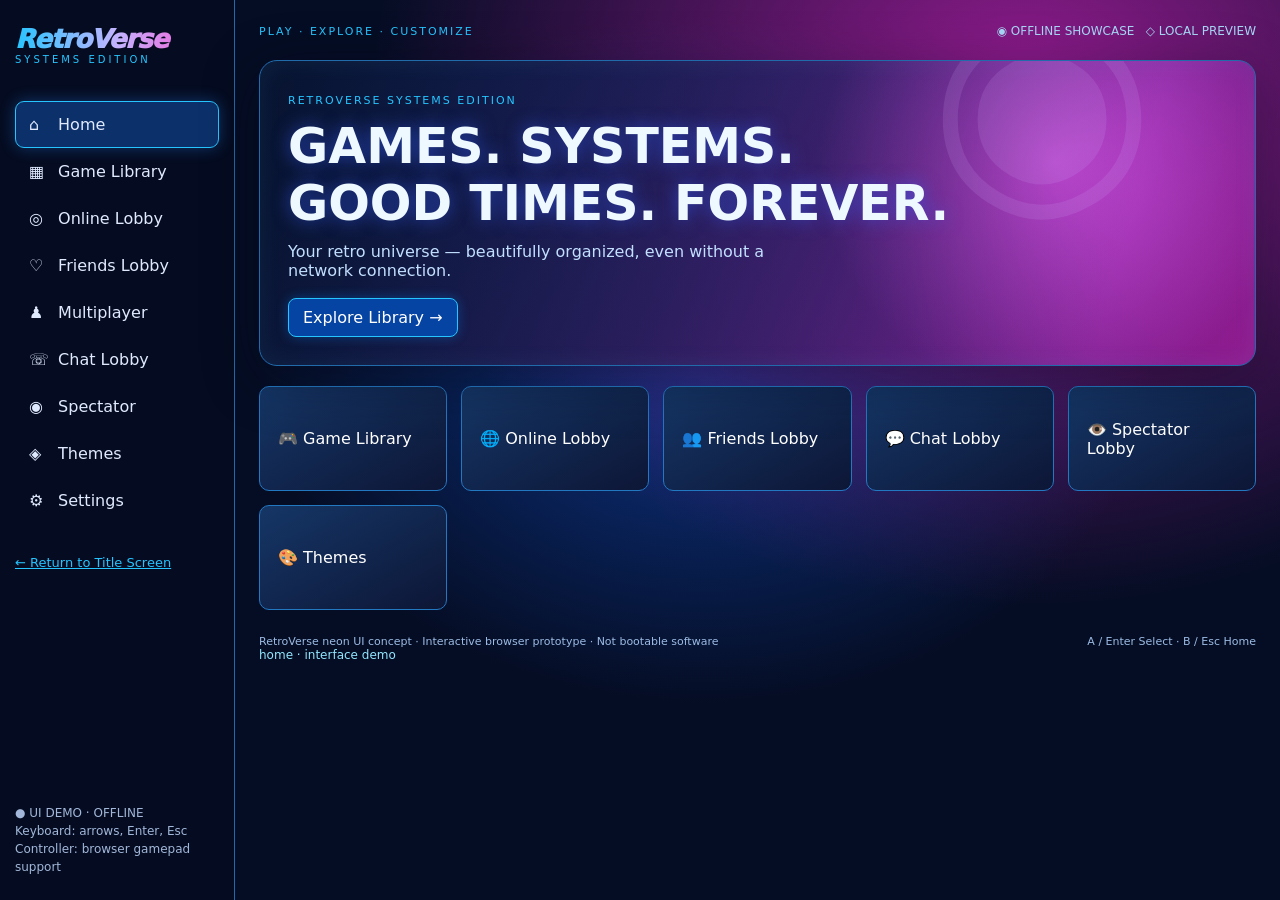
<file: interface/neon-showcase/index.html>
<!doctype html>
<html lang="en"><head><meta charset="utf-8"><meta name="viewport" content="width=device-width,initial-scale=1">
<title>RetroVerse · Neon Showcase (UI Prototype)</title>
<style>
:root{color-scheme:dark;--accent:#31c7ff;--pink:#f448d6;--ink:#080e27;--panel:#07132ddf;--line:#216bab;--bg1:#132d79;--bg2:#6c137c;font-family:Inter,Segoe UI,system-ui,sans-serif}
*{box-sizing:border-box}body{margin:0;color:#edf8ff;background:radial-gradient(ellipse at 80% 10%,var(--bg2),transparent 45%),radial-gradient(ellipse at 55% 40%,var(--bg1),transparent 45%),#050d24;min-height:100vh}
body[data-theme=classic]{--accent:#26c5ff;--pink:#ff4cce;--bg1:#0c3486;--bg2:#911b8f}
body[data-theme=cyber]{--accent:#32ffa4;--pink:#00deb8;--bg1:#073d39;--bg2:#063520}
body[data-theme=sunset]{--accent:#ffbb58;--pink:#fd527b;--bg1:#6d234b;--bg2:#c45828}
body[data-theme=forest]{--accent:#8bffa6;--pink:#bde78a;--bg1:#123f43;--bg2:#265a27}
body[data-theme=dark]{--accent:#b2c3df;--pink:#8b96af;--bg1:#1c2333;--bg2:#24202e}
body[data-theme=galaxy]{--accent:#82a8ff;--pink:#ad65ff;--bg1:#18286c;--bg2:#421782}
button,input,select{font:inherit}button{cursor:pointer}button:focus-visible,input:focus-visible,select:focus-visible{outline:3px solid #fff;outline-offset:3px}
.shell{display:grid;grid-template-columns:235px minmax(0,1fr);min-height:100vh}.rail{background:#050c21dd;border-right:1px solid var(--line);padding:24px 15px;display:flex;flex-direction:column;gap:12px}.logo{font-size:26px;font-style:italic;font-weight:950;letter-spacing:-1px;background:linear-gradient(90deg,var(--accent),#c3b3ff,var(--pink));color:transparent;background-clip:text}.subtitle{font-size:10px;letter-spacing:3px;color:var(--accent);margin-bottom:24px}.nav{width:100%;text-align:left;padding:13px;border:1px solid transparent;background:transparent;color:#e0eaff;border-radius:9px}.nav:hover,.nav.active{border-color:var(--accent);background:#155bbb77;box-shadow:0 0 15px #2a8bff55}.nav span{display:inline-block;width:24px}.footnote{margin-top:auto;color:#a2b7d9;font-size:12px;line-height:1.5}.stage{padding:24px;min-width:0}.top{display:flex;justify-content:space-between;align-items:center;gap:12px;margin-bottom:22px}.tag{font-size:11px;color:var(--accent);letter-spacing:2px}.status{font-size:12px;color:#a9d9f8}.banner{border:1px solid var(--line);border-radius:18px;padding:28px;min-height:185px;position:relative;overflow:hidden;background:linear-gradient(105deg,#08122ced 3%,transparent 85%),radial-gradient(circle at 80% 33%,#e85af6bb,transparent 29%),linear-gradient(120deg,var(--bg1),var(--bg2));box-shadow:inset 0 0 25px #54d8ff13,0 12px 55px #05081660;margin-bottom:20px}.banner:after{content:"◉";position:absolute;font-size:260px;right:10%;top:-115px;color:#cdb1ff22;pointer-events:none}.banner h1{margin:10px 0;font-size:clamp(26px,4vw,49px);text-shadow:0 0 18px #355cf399}.banner p{margin:6px 0 18px;color:#c2dfff;max-width:510px}.panel{border:1px solid #1f6cb5;background:var(--panel);border-radius:13px;padding:18px;box-shadow:0 0 18px #095ac533}.panel h2{font-size:16px;letter-spacing:1px;margin:0 0 14px;color:var(--accent)}.grid{display:grid;grid-template-columns:repeat(auto-fit,minmax(170px,1fr));gap:14px}.columns{display:grid;grid-template-columns:minmax(0,1.5fr) minmax(240px,1fr);gap:15px}.tile{border:1px solid #2378c2;background:linear-gradient(150deg,#153666,#0d1636);padding:18px;border-radius:10px;text-align:left;color:white;min-height:105px}.tile:hover{border-color:var(--accent);box-shadow:0 0 17px #1d9cfc66}.tile strong{display:block;font-size:18px;margin-top:8px}.tile small{color:#9cc4e5}.emoji{font-size:32px}.action{background:#0644a4;border:1px solid var(--accent);color:white;padding:9px 14px;border-radius:8px;box-shadow:0 0 12px #008cff55}.action.secondary{background:#351347;border-color:var(--pink)}.action:disabled{opacity:.45;cursor:not-allowed}.view[hidden]{display:none!important}.muted{color:#adc0d9}.table{width:100%;border-collapse:collapse}.table th{text-align:left;color:#83b8eb;font-size:11px;letter-spacing:1px}.table td,.table th{border-bottom:1px solid #23518a66;padding:12px 8px}.table tr:hover td{background:#20539255}.row{display:flex;align-items:center;gap:10px;flex-wrap:wrap;margin:12px 0}.pill{font-size:11px;border:1px solid var(--line);border-radius:40px;padding:4px 9px;color:#c2e8ff}.good{color:#58f7a6}.cards-list{display:grid;gap:10px}.person{display:flex;align-items:center;justify-content:space-between;gap:12px;border:1px solid #21548b;padding:13px;border-radius:9px;background:#071d42cc}.person strong{display:block}.person small{color:#aac6e8}.avatar{font-size:23px;background:#243668;border-radius:7px;padding:8px}.chatlog{height:310px;overflow:auto;border:1px solid #1f4984;border-radius:8px;padding:14px;background:#070f28}.chatlog p{margin:0 0 12px;font-size:14px}.chatlog b{color:var(--accent)}.chatlog p.me b{color:var(--pink)}.chatinput{display:flex;gap:10px;margin-top:12px}.chatinput input,.search,select{min-width:0;padding:10px;border:1px solid #2767b1;background:#07142e;color:#fff;border-radius:8px}.chatinput input{flex:1}.search{width:100%;max-width:300px}.preview{min-height:235px;border:1px solid #397ed6;border-radius:10px;background:radial-gradient(circle at 68% 30%,#b2adff,transparent 28%),linear-gradient(135deg,var(--bg1),var(--bg2));display:flex;align-items:center;justify-content:center;font-size:64px}.themes{display:grid;grid-template-columns:repeat(auto-fit,minmax(135px,1fr));gap:12px}.swatch{height:86px;border-radius:9px;margin-bottom:9px;border:1px solid #ffffff55}.theme-button[aria-pressed=true]{border-color:#fff;box-shadow:0 0 15px var(--accent)}.switchrow{display:flex;justify-content:space-between;gap:12px;border-bottom:1px solid #2d4f7b;padding:15px 0}.switchrow label{cursor:pointer}footer{font-size:11px;color:#9cbbe4;margin-top:25px;display:flex;justify-content:space-between;gap:12px}#notice{min-height:18px;color:#91e7ff;font-size:12px}@media(max-width:800px){.shell{grid-template-columns:1fr}.rail{padding:12px;gap:4px}.rail nav{display:flex;overflow-x:auto;gap:4px}.nav{white-space:nowrap;padding:10px}.subtitle,.footnote{display:none}.stage{padding:15px}.columns{grid-template-columns:1fr}.table td,.table th{padding:8px 4px;font-size:12px}}
 .rv-game-grid{display:grid;grid-template-columns:repeat(auto-fill,minmax(180px,1fr));list-style:none;padding:0;gap:14px}.rv-game-card{display:flex;flex-direction:column;gap:8px;border:1px solid var(--line);border-radius:10px;background:var(--panel);padding:12px;min-width:0}.rv-game-card img{width:100%;aspect-ratio:3/4;object-fit:contain}.rv-game-card strong,.rv-game-card small{display:block;overflow-wrap:anywhere}.rv-game-card small{color:#9cbde3}.rv-game-card p{font-size:12px}</style></head><body data-theme="classic">
<div class="shell"><aside class="rail"><div><div class="logo">RetroVerse</div><div class="subtitle">SYSTEMS EDITION</div></div><nav aria-label="RetroVerse navigation">
<button class="nav active" data-view="home"><span>⌂</span> Home</button>
<button class="nav" data-view="library"><span>▦</span> Game Library</button>
<button class="nav" data-view="online"><span>◎</span> Online Lobby</button>
<button class="nav" data-view="friends"><span>♡</span> Friends Lobby</button>
<button class="nav" data-view="multiplayer"><span>♟</span> Multiplayer</button>
<button class="nav" data-view="chat"><span>☏</span> Chat Lobby</button>
<button class="nav" data-view="spectator"><span>◉</span> Spectator</button>
<button class="nav" data-view="themes"><span>◈</span> Themes</button>
<button class="nav" data-view="settings"><span>⚙</span> Settings</button></nav>
<p><a href="../title-screen/index.html" style="color:var(--accent);font-size:13px">← Return to Title Screen</a></p><div class="footnote">● UI DEMO · OFFLINE<br>Keyboard: arrows, Enter, Esc<br>Controller: browser gamepad support</div></aside>
<main class="stage"><div class="top"><span class="tag">PLAY · EXPLORE · CUSTOMIZE</span><span class="status">◉ OFFLINE SHOWCASE &nbsp; ◇ LOCAL PREVIEW</span></div>
<section class="view" id="home"><div class="banner"><span class="tag">RETROVERSE SYSTEMS EDITION</span><h1>GAMES. SYSTEMS.<br>GOOD TIMES. FOREVER.</h1><p>Your retro universe — beautifully organized, even without a network connection.</p><button class="action" data-open="library">Explore Library →</button></div><div class="grid" id="quick"></div></section>
<section class="view" id="library" hidden><div class="banner"><span class="tag">YOUR COLLECTION</span><h1>GAME LIBRARY</h1><p>Organize games across classic console generations.</p></div><div class="panel"><div class="row"><input class="search" id="game-search" placeholder="Filter systems…" aria-label="Filter systems"><span class="pill">DEMO · no ROMs indexed</span></div><div class="grid" id="systems"></div><div class="panel"><h2>LOCAL LIBRARY INDEX</h2><p class="muted">Import a JSON index created by the read-only RetroVerse scanner. No game data is uploaded or launched.</p><div class="row"><label for="drive-select">Removable ROM folder</label><select id="drive-select" aria-label="Choose removable game folder"><option value="">No drive selected</option></select><button class="action" type="button" id="refresh-drives">Find drives</button><button class="action" type="button" id="scan-drive">Scan selected drive</button></div><p class="muted" id="drive-status">Drive discovery is available only through the opt-in local RetroVerse service.</p><input id="library-import" type="file" accept=".json,application/json" aria-label="Import local library JSON"><div id="library-results" role="status">No local library index loaded.</div><ul id="library-games" class="rv-game-grid"></ul><p class="muted">Optional offline metadata: import a game catalog JSON containing titles, descriptions, years, and embedded cover images. Files stay in this browser.</p><input id="library-metadata" type="file" accept=".json,application/json" aria-label="Import offline game metadata"></div></div></section>
<section class="view" id="online" hidden><div class="banner"><span class="tag">CONNECT ACROSS WORLDS</span><h1>ONLINE LOBBY</h1><p>Browse public, private and friends rooms. Listed rooms below are fictional examples.</p></div><div class="panel"><div class="row"><a class="action" href="http://127.0.0.1:8768/netplay" style="text-decoration:none" title="Requires the local Netplay UI server">RetroArch: Host / Join / Spectate ↗</a><span class="pill">LOCAL BACKEND REQUIRED</span></div><div class="row"><input class="search" id="room-search" placeholder="Search demo rooms…" aria-label="Search rooms"><button class="action" id="create-room">Create demo room</button><span class="pill">NO LIVE SERVER</span></div><table class="table"><thead><tr><th>ROOM</th><th>GAME</th><th>PLAYERS</th><th>TYPE</th><th></th></tr></thead><tbody id="rooms"></tbody></table></div></section>
<section class="view" id="friends" hidden><div class="banner"><span class="tag">PLAY TOGETHER</span><h1>FRIENDS LOBBY</h1><p>Invite players, view profiles and find a session. Example friends are not real accounts.</p></div><div class="columns"><div class="panel"><h2>FRIENDS · DEMO DATA</h2><div id="friends-list" class="cards-list"></div></div><div class="panel"><h2>FRIEND REQUESTS</h2><p class="muted">Requests will appear after account services are implemented.</p><button class="action" data-open="chat">Open Chat →</button></div></div></section>
<section class="view" id="multiplayer" hidden><div class="banner"><span class="tag">READY · SET · PLAY</span><h1>MULTIPLAYER ROOM</h1><p>A sample room with host settings, player slots and embedded lobby chat.</p></div><div class="columns"><div class="panel"><h2>DEMO ROOM · NEON RIVALS</h2><div id="players" class="cards-list"></div><div class="row"><button class="action" id="ready">Ready Up</button><button class="action secondary" id="invite">Invite Friends</button></div><p id="ready-state" class="muted">You are not ready. No real match can be started.</p></div><div class="panel"><h2>MATCH SETTINGS</h2><div class="preview">🏎️</div><div class="switchrow"><span>Mode</span><strong>Race · Demo</strong></div><div class="switchrow"><span>Region</span><strong>Local Preview</strong></div><div class="switchrow"><span>Rollback netcode</span><strong>Planned · Not active</strong></div><button class="action" disabled>Start Match (Unavailable)</button></div></div></section>
<section class="view" id="chat" hidden><div class="banner"><span class="tag">MAKE FRIENDS · SHARE THE FUN</span><h1>CHAT LOBBY</h1><p>Local demonstration of a channel-based chat interface. Messages are not transmitted.</p></div><div class="columns"><div class="panel"><div class="row" id="channels"></div><div class="chatlog" id="chatlog" aria-label="Local demo messages" aria-live="polite"></div><form class="chatinput" id="chat-form"><input id="chat-message" maxlength="240" placeholder="Write a local demo message…" aria-label="Chat message"><button class="action" type="submit">Send</button></form></div><div class="panel"><h2>ONLINE MEMBERS · EXAMPLES</h2><div id="chat-members"></div><p class="muted">Voice chat and real-time channels require a future backend.</p></div></div></section>
<section class="view" id="spectator" hidden><div class="banner"><span class="tag">WATCH THE ACTION</span><h1>SPECTATOR LOBBY</h1><p>Live match discovery concept — all matches and viewer counts shown are fictional.</p></div><div class="columns"><div class="panel"><h2>FEATURED MATCH · DEMO</h2><div class="preview">⚔️</div><h3>Raiken vs KuroZero</h3><p class="muted">Fighting game · spectator mode pending development</p><button class="action" disabled>Watch Live (Unavailable)</button></div><div class="panel"><h2>FEATURED ROOMS</h2><div class="cards-list" id="watch-rooms"></div></div></div></section>
<section class="view" id="themes" hidden><div class="banner"><span class="tag">MAKE IT YOURS</span><h1>THEMES & CUSTOMIZATION</h1><p>Choose a working visual palette. These theme colors apply to the preview immediately.</p></div><div class="panel"><h2>SELECT YOUR THEME</h2><div class="themes" id="themes-grid"></div></div></section>
<section class="view" id="settings" hidden><div class="banner"><span class="tag">SYSTEM PREFERENCES</span><h1>SETTINGS</h1><p>Interface-only options. No changes are made to hardware, storage or bootloader.</p></div><div class="panel"><h2>PREVIEW OPTIONS</h2><div class="switchrow"><label for="compact">Compact layout</label><input type="checkbox" id="compact"></div><div class="switchrow"><span>Game scanning</span><strong>Not connected</strong></div><div class="switchrow"><span>Account and online services</span><strong>Not connected</strong></div><div class="switchrow"><span>Controller detection</span><strong id="pad-status">Keyboard available</strong></div><div class="switchrow"><span>RetroVerse external boot</span><strong>Not verified</strong></div></div></section>
<footer><span>RetroVerse neon UI concept · Interactive browser prototype · Not bootable software</span><span>A / Enter Select · B / Esc Home</span></footer><div id="notice" role="status" aria-live="polite"></div>
</main></div><script>
(()=>{"use strict";const views=[...document.querySelectorAll(".view")];const nav=[...document.querySelectorAll(".nav")];let current="home",ready=false,channel="General";const $=s=>document.querySelector(s);const note=t=>{$("#notice").textContent=t};const offlineViews=new Set(["online","friends","multiplayer","chat","spectator"]);function open(v){if(offlineViews.has(v)){note("RetroVerse Online requires an account and internet. This preview is running offline; these lobby panels are demos only.");return}if(!document.getElementById(v)||!views.some(x=>x.id===v))return;current=v;views.forEach(x=>x.hidden=x.id!==v);nav.forEach(x=>{const yes=x.dataset.view===v;x.classList.toggle("active",yes);x.setAttribute("aria-current",yes?"page":"false")});note(v+" · interface demo")};function el(tag,text,cls){const n=document.createElement(tag);if(cls)n.className=cls;n.textContent=text;return n};document.addEventListener("click",e=>{const btn=e.target.closest("[data-view],[data-open]");if(btn)open(btn.dataset.view||btn.dataset.open)});const quick=[["🎮","Game Library","library"],["🌐","Online Lobby","online"],["👥","Friends Lobby","friends"],["💬","Chat Lobby","chat"],["👁️","Spectator Lobby","spectator"],["🎨","Themes","themes"]];for(const [ico,t,v]of quick){let b=el("button",ico+" "+t,"tile");b.dataset.open=v;$("#quick").append(b)}const systems=["NES","SNES","Nintendo 64","GameCube","Wii","PlayStation","PS2","PS3","Genesis","Dreamcast","Arcade","PSP"];function renderSystems(){const root=$("#systems");root.replaceChildren();for(const s of systems.filter(x=>x.toLowerCase().includes($("#game-search").value.toLowerCase()))){const b=el("button","🎮 "+s,"tile");b.addEventListener("click",()=>note(s+" library · ROM scanning not implemented"));root.append(b)}}$("#game-search").addEventListener("input",renderSystems);renderSystems();const samples=[["Arcade Night","Retro Fighters","3/4","Public"],["Co-op Adventure","Platform Quest","2/4","Friends"],["Racing Rivals","Neon Racers","4/6","Public"],["Puzzle Hour","Block Galaxy","2/2","Private"]];function renderRooms(){const root=$("#rooms");root.replaceChildren();samples.filter(x=>x.join(" ").toLowerCase().includes($("#room-search").value.toLowerCase())).forEach(x=>{const tr=document.createElement("tr");for(const t of x)tr.append(el("td",t));const td=document.createElement("td"),b=el("button","Preview","action");b.addEventListener("click",()=>{open("multiplayer");note("Sample room only — no network session joined")});td.append(b);tr.append(td);root.append(tr)})}$("#room-search").addEventListener("input",renderRooms);$("#create-room").addEventListener("click",()=>{samples.push(["My Demo Room","Choose Game","1/4","Private"]);renderRooms();note("Created locally for this page only")});renderRooms();const friends=[["NovaRider","Online · Sample account"],["PixelLuna","Playing · Sample account"],["RetroSage","Away · Sample account"],["8BitMochi","Offline · Sample account"]];for(const [name,detail]of friends){const wrap=el("div","","person"),id=el("div","👾 "+name+" — "+detail),b=el("button","Message","action");b.addEventListener("click",()=>{open("chat");note("Messages are local UI examples only")});wrap.append(id,b);$("#friends-list").append(wrap)}for(const n of ["Host: You","PixelLuna · Ready","RetroSage · Ready","Open slot"]){$("#players").append(el("div",n,"person"))}$("#ready").addEventListener("click",()=>{ready=!ready;$("#ready").textContent=ready?"Cancel Ready":"Ready Up";$("#ready-state").textContent=ready?"You are ready · demo only":"You are not ready · demo only"});$("#invite").addEventListener("click",()=>open("friends"));const channels=["General","Matchmaking","Co-op","Game Talk"];const messages={General:[["NovaRider","Welcome to RetroVerse!"],["PixelLuna","What are you playing tonight?"]],Matchmaking:[["RetroSage","Looking for a co-op party!"]],"Co-op":[["NovaRider","Co-op room is open."]],"Game Talk":[["PixelLuna","Classic games forever!"]]};function renderChat(){const log=$("#chatlog");log.replaceChildren();for(const [author,msg]of messages[channel]){const p=el("p","");p.className=author==="You"?"me":"";p.append(el("b",author+": "),document.createTextNode(msg));log.append(p)}log.scrollTop=log.scrollHeight}for(const c of channels){const b=el("button","# "+c,"action");b.addEventListener("click",()=>{channel=c;renderChat()});$("#channels").append(b)}$("#chat-form").addEventListener("submit",e=>{e.preventDefault();const i=$("#chat-message"),txt=i.value.trim();if(!txt)return;messages[channel].push(["You",txt]);i.value="";renderChat();note("Message exists only in this browser session")});renderChat();for(const [name]of friends)$("#chat-members").append(el("p","🟢 "+name,"muted"));for(const name of ["Neon Finals · Demo","Retro Grand Prix · Demo","Arcade Challenge · Demo"])$("#watch-rooms").append(el("div",name,"person"));const themeDefs=[["classic","Classic Retro","#1261bf","#e449de"],["cyber","Cyber Grid","#164f39","#1be2a8"],["sunset","Sunset Vibes","#a03365","#ffae41"],["forest","Forest Calm","#164d47","#7fd482"],["dark","Dark Mode","#161d36","#6d7187"],["galaxy","Space Galaxy","#263da4","#7d34bf"]];for(const [key,label,a,b]of themeDefs){const btn=el("button",label,"tile theme-button"),sw=el("div","","swatch");sw.style.background="linear-gradient(130deg,"+a+","+b+")";btn.prepend(sw);btn.addEventListener("click",()=>{document.body.dataset.theme=key;document.querySelectorAll(".theme-button").forEach(x=>x.setAttribute("aria-pressed",String(x===btn)));note("Theme: "+label)});btn.setAttribute("aria-pressed",String(key==="classic"));$("#themes-grid").append(btn)}$("#compact").addEventListener("change",e=>document.querySelector(".stage").style.padding=e.target.checked?"12px":"24px");function controls(){return [...document.querySelectorAll(".nav,.view:not([hidden]) button:not(:disabled),.view:not([hidden]) input")].filter(x=>x.offsetParent!==null)}function move(delta){const a=controls(),idx=a.indexOf(document.activeElement);a[(idx+delta+a.length)%a.length]?.focus()}document.addEventListener("keydown",e=>{if(e.target.matches("input")){if(e.key==="Escape"){e.target.blur();open("home")}return}if(["ArrowDown","ArrowRight","ArrowUp","ArrowLeft"].includes(e.key)){e.preventDefault();move(["ArrowUp","ArrowLeft"].includes(e.key)?-1:1)}else if(e.key==="Escape"){open("home");$(".nav").focus()}});let was={};function padLoop(){const pads=navigator.getGamepads?.()||[];const pad=[...pads].find(Boolean);$("#pad-status").textContent=pad?"Controller connected: "+pad.id.substring(0,45):"Keyboard available";if(pad){const pressed=i=>!!pad.buttons[i]?.pressed;const map={up:pressed(12),down:pressed(13),left:pressed(14),right:pressed(15),a:pressed(0),b:pressed(1)};for(const [k,on]of Object.entries(map)){if(on&&!was[k]){if(k==="a")document.activeElement?.click();else if(k==="b")open("home");else move(["up","left"].includes(k)?-1:1)}}was=map}else was={};requestAnimationFrame(padLoop)}requestAnimationFrame(padLoop);open("home")})();
</script><script src="./library_cards.js"></script><script>
(()=>{'use strict';const input=document.getElementById('library-import'),status=document.getElementById('library-results'),list=document.getElementById('library-games');let currentGames=[],catalog={};const metadataInput=document.getElementById('library-metadata');
function displayGames(games){currentGames=games.slice(0,5000);RetroVerseLibraryCards.render(list,currentGames.map(game=>({...game,...(catalog[game.relative_path]||{})})));}
metadataInput.addEventListener('change',async()=>{const file=metadataInput.files?.[0];if(!file)return;if(file.size>2000000){status.textContent='Metadata exceeds 2 MB limit';return}try{const payload=JSON.parse(await file.text());if(payload.format!=='retroverse-metadata-v1'||!Array.isArray(payload.entries)||payload.entries.length>5000)throw Error('Invalid metadata catalog');const next={};for(const entry of payload.entries){if(typeof entry.relative_path!=='string'||entry.relative_path.length>500||entry.relative_path.startsWith('/')||entry.relative_path.includes('..'))throw Error('Invalid relative path');next[entry.relative_path]={...(typeof entry.title==="string"&&entry.title?{title:entry.title}:{}),...(typeof entry.description==="string"?{description:entry.description}:{}),...(Number.isInteger(entry.year)?{year:entry.year}:{}),...(typeof entry.cover==="string"?{cover:entry.cover}:{})}}catalog=next;displayGames(currentGames);status.textContent='Offline metadata loaded for '+Object.keys(catalog).length+' entries'}catch(e){status.textContent='Metadata error: '+e.message}});
const driveSelect=document.getElementById('drive-select'),driveStatus=document.getElementById('drive-status');
async function findDrives(){if(location.protocol==='file:')return;try{const r=await fetch('/api/drives',{cache:'no-store'});if(!r.ok)throw Error('Drive service unavailable');const data=await r.json();driveSelect.replaceChildren(new Option('No drive selected',''));for(const path of data.drives||[])driveSelect.add(new Option(path,path));driveStatus.textContent=data.selectable?'Choose a removable ROM folder, then explicitly select Scan.':'Drive selection is disabled on this service.'}catch(_){driveStatus.textContent='Drive detection is not available. You can import JSON manually.'}}
document.getElementById('refresh-drives').addEventListener('click',findDrives);
document.getElementById('scan-drive').addEventListener('click',async()=>{const path=driveSelect.value;if(!path){driveStatus.textContent='Select a removable folder first.';return}driveStatus.textContent='Scanning approved folder (read-only)…';try{const r=await fetch('/api/library?drive='+encodeURIComponent(path),{cache:'no-store'});if(!r.ok)throw Error('Folder no longer available or not approved');const data=await r.json();if(data.format!=='retroverse-library-v1'||!Array.isArray(data.games))throw Error('Invalid index');displayGames(data.games)status.textContent=data.games.length+' games found';driveStatus.textContent='Selected ROM folder scanned without changing game files.'}catch(e){driveStatus.textContent=e.message}});
findDrives();async function loadAutomatic(){if(location.protocol==='file:')return;try{const response=await fetch('/api/library',{cache:'no-store'});if(!response.ok)return;const data=await response.json();if(data.format!=='retroverse-library-v1'||!Array.isArray(data.games)||data.games.length>5000)return;displayGames(data.games)status.textContent=data.configured?data.games.length+' games discovered from configured ROM directory'+(data.truncated?' (limit reached)':''):'No removable-media directory configured.'}catch(_error){/* Manual import remains available when no local service exists. */}}loadAutomatic();input.addEventListener('change',async()=>{list.replaceChildren();const file=input.files?.[0];if(!file)return;if(file.size>2000000){status.textContent='Index exceeds 2 MB limit.';return}try{const data=JSON.parse(await file.text());if(data.format!=='retroverse-library-v1'||!Array.isArray(data.games)||data.games.length>5000)throw Error('Invalid library index');displayGames(data.games)status.textContent=data.games.length+' games loaded from local index (titles only, read-only).'}catch(e){list.replaceChildren();status.textContent='Unable to read index: '+e.message}})})();
</script></body></html>
</file>
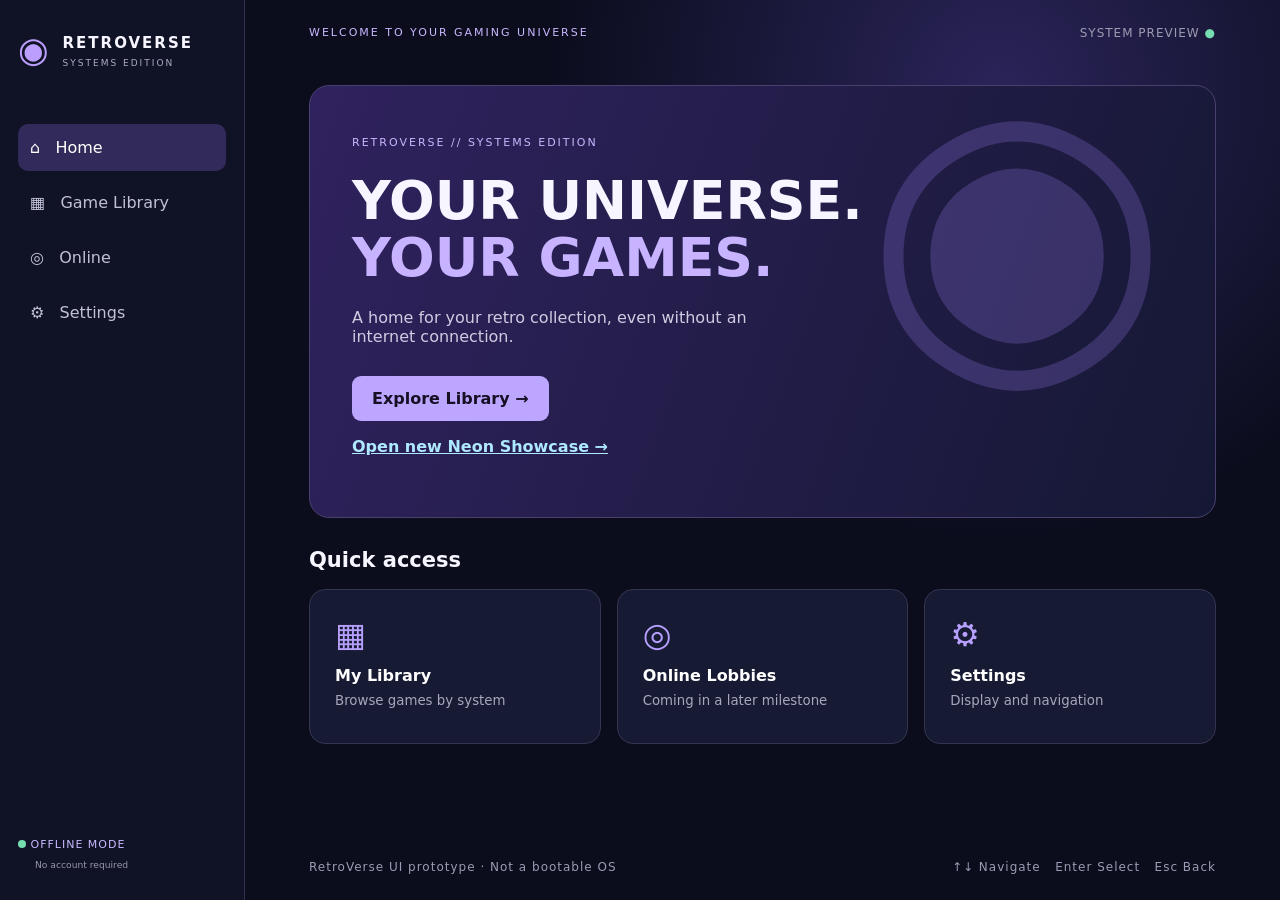
<file: interface/preview/index.html>
<!doctype html>
<html lang="en"><head><meta charset="utf-8"><meta name="viewport" content="width=device-width,initial-scale=1">
<title>RetroVerse Systems Edition · Interface Preview</title><link rel="stylesheet" href="styles.css"></head>
<body><div class="app"><aside class="side"><div class="brand"><span class="planet">◉</span><div><strong>RETROVERSE</strong><small>SYSTEMS EDITION</small></div></div>
<nav aria-label="Main navigation"><button class="nav active" data-view="home">⌂ &nbsp; Home</button><button class="nav" data-view="library">▦ &nbsp; Game Library</button><button class="nav" data-view="online">◎ &nbsp; Online</button><button class="nav" data-view="settings">⚙ &nbsp; Settings</button></nav>
<div class="bottom"><span class="status-dot"></span> OFFLINE MODE <small>No account required</small></div></aside>
<main><header><div class="eyebrow">WELCOME TO YOUR GAMING UNIVERSE</div><div class="header-right">SYSTEM PREVIEW <span aria-hidden="true">●</span></div></header>
<section class="page" id="home"><div class="hero"><span class="eyebrow">RETROVERSE // SYSTEMS EDITION</span><h1>YOUR UNIVERSE.<br><em>YOUR GAMES.</em></h1><p>A home for your retro collection, even without an internet connection.</p><button class="primary" data-open="library">Explore Library →</button><p><a href="../neon-showcase/index.html" style="color:#aee9ff;font-weight:700">Open new Neon Showcase →</a></p><div class="orbit">◉</div></div><h2>Quick access</h2><div class="cards"><button class="tile" data-open="library"><span class="tile-icon">▦</span><strong>My Library</strong><small>Browse games by system</small></button><button class="tile" data-open="online"><span class="tile-icon">◎</span><strong>Online Lobbies</strong><small>Coming in a later milestone</small></button><button class="tile" data-open="settings"><span class="tile-icon">⚙</span><strong>Settings</strong><small>Display and navigation</small></button></div></section>
<section class="page hidden" id="library"><h1>Game Library</h1><p class="muted">Your games will appear here after storage scanning is implemented.</p><div class="empty"><div class="big-icon">▦</div><h2>No games indexed yet</h2><p>Library scanning and RetroArch launching are not connected in this interface preview.</p><button class="primary" data-open="home">Back to Home</button></div></section>
<section class="page hidden" id="online"><h1>RetroVerse Online</h1><p class="muted">Offline mode always works without an account.</p><div class="cards"><div class="tile disabled"><span class="tile-icon">◉</span><strong>Public Lobby</strong><small>Not available in preview</small></div><div class="tile disabled"><span class="tile-icon">♡</span><strong>Friends Lobby</strong><small>Not available in preview</small></div><div class="tile disabled"><span class="tile-icon">◌</span><strong>Spectator Lobby</strong><small>Not available in preview</small></div><div class="tile disabled"><span class="tile-icon">✦</span><strong>Creator Lobby</strong><small>Not available in preview</small></div></div></section>
<section class="page hidden" id="settings"><h1>Settings</h1><p class="muted">Interface preview preferences (local to this page only).</p><div class="setting music-setting"><div><strong>Retro Music Shuffle</strong><small>Choose a soundtrack or shuffle all your locally selected music. Audio stays on this device.</small><div class="music-controls"><label for="music-soundtrack">Soundtrack</label><select id="music-soundtrack"><option value="all" selected>All Music</option><option value="mecha">Mecha Yokai</option><option value="cosmic">Cosmic Oblivion</option><option value="astral">Astral Visit</option><option value="off">Music Off</option></select><label><input type="checkbox" id="music-shuffle" checked> Shuffle tracks</label><label><input type="checkbox" id="music-continuous" checked> Continuous playback</label></div><div class="music-controls"><label for="music-files">Choose music files</label><input id="music-files" type="file" accept="audio/*,.mp3,.ogg,.wav,.flac,.m4a" multiple><button id="music-play" type="button" disabled>Play</button><button id="music-next" type="button" disabled>Next ⏭</button><label for="music-volume">Volume</label><input id="music-volume" type="range" min="0" max="100" value="35"></div><small id="music-status" role="status" aria-live="polite">Choose your own music files to begin.</small></div></div><div class="setting"><div><strong>High contrast</strong><small>Improve readability on televisions</small></div><label class="switch"><input type="checkbox" id="contrast"> Enable</label></div><div class="setting"><div><strong>Controllers</strong><small id="controller-status">No controller detected</small><div id="controller-list" aria-label="Detected gamepads"></div></div></div><div class="setting"><div><strong>Input support</strong><small>Keyboard arrows, Enter, Escape; gamepad D-pad/A/B when available</small></div><span>Preview</span></div></section>
<footer><span>RetroVerse UI prototype · Not a bootable OS</span><span>↑↓ Navigate &nbsp; Enter Select &nbsp; Esc Back</span></footer></main></div><div id="notice" role="status" aria-live="polite" class="sr"></div><script src="gamepad.js"></script><script src="controller-detection.js"></script><script src="music.js"></script><script src="music-ui.js"></script><script src="app.js"></script></body></html>
</file>
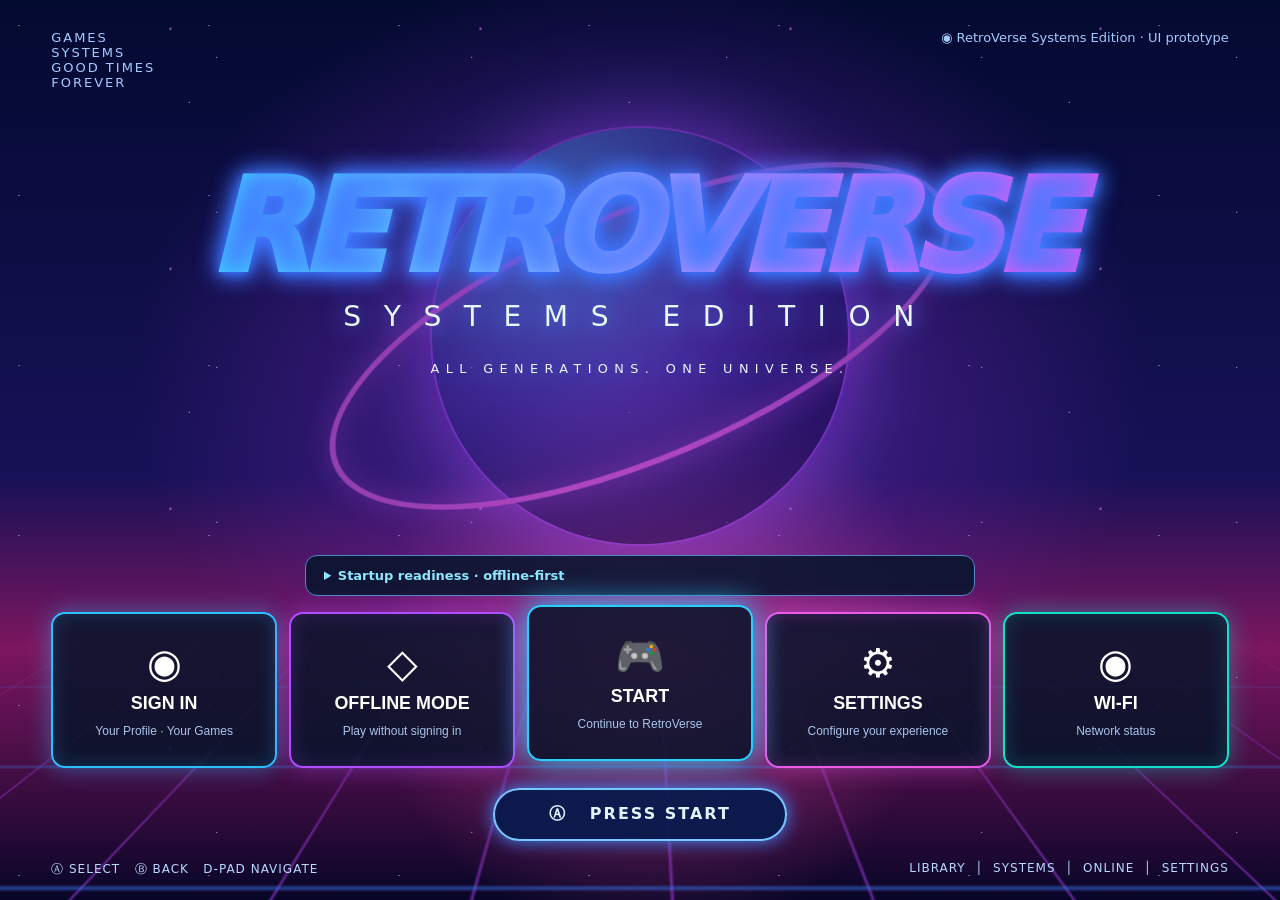
<file: interface/title-screen/index.html>
<!doctype html>
<html lang="en"><head><meta charset="utf-8"><meta name="viewport" content="width=device-width,initial-scale=1"><title>RetroVerse Systems Edition — Title Screen</title>
<style>
:root{font-family:system-ui,Segoe UI,sans-serif;color:#e8f7ff;background:#04051d}*{box-sizing:border-box}body{margin:0;min-height:100vh;overflow-x:hidden;background:radial-gradient(ellipse at 51% 73%,#ff56a56e 0%,transparent 31%),radial-gradient(ellipse at 50% 42%,#7729b7b0,transparent 56%),linear-gradient(#030a30 0%,#171157 53%,#7c165f 72%,#080528 100%)}body:before{content:'';pointer-events:none;position:fixed;inset:0;background-image:radial-gradient(1px 1px at 10% 15%,#d9f1ff,transparent),radial-gradient(2px 2px at 55% 12%,#da75ff,transparent),radial-gradient(1px 1px at 85% 37%,#d9efff,transparent),radial-gradient(1px 1px at 43% 33%,#fcf4ff,transparent);background-size:190px 170px,310px 240px,255px 155px,440px 310px;opacity:.76}.world{position:absolute;top:14%;left:50%;width:min(43vw,420px);aspect-ratio:1;border-radius:50%;transform:translateX(-50%);border:2px solid #a74eff;box-shadow:0 0 70px #a545ff,0 0 140px #3aa4ff55;opacity:.47;background:radial-gradient(circle at 30% 22%,#4bafff,#36329e 45%,#110b4e 75%)}.world:after{content:'';position:absolute;inset:20% -30%;border:6px solid #ff6afa;border-radius:50%;transform:rotate(-23deg);filter:drop-shadow(0 0 12px #dc56ff)}.grid{position:fixed;inset:70% 0 0;transform:perspective(330px) rotateX(45deg) scale(1.7);transform-origin:top;background:linear-gradient(#3b7cff8a 1px,transparent 1px),linear-gradient(90deg,#bd43ff8a 1px,transparent 1px);background-size:65px 40px;mask-image:linear-gradient(transparent,#000 50%);pointer-events:none}.shell{position:relative;z-index:1;max-width:1500px;min-height:100vh;padding:30px 4vw 22px;margin:auto;display:flex;flex-direction:column;justify-content:space-between}.topbar{display:flex;justify-content:space-between;gap:20px;font-size:13px;letter-spacing:2px;color:#a5ccff}.topbar .online{letter-spacing:0}.brand{text-align:center;margin:auto 0 18vh;text-shadow:0 0 24px #447bff}.brand h1{font-weight:1000;letter-spacing:-.06em;font-size:clamp(55px,10vw,150px);font-style:italic;line-height:1;margin:0;background:linear-gradient(100deg,#19e8ff,#76baff 39%,#fa6aff 70%,#ec3ce8);color:transparent;background-clip:text;filter:drop-shadow(0 2px 5px #326dfd)}.brand h2{font-weight:400;letter-spacing:.8em;font-size:clamp(12px,2.2vw,29px);margin:8px 0}.brand p{letter-spacing:.5em;font-size:clamp(10px,1vw,16px);margin-top:28px}.menu{display:grid;grid-template-columns:repeat(5,minmax(0,1fr));gap:12px}.tile{min-height:156px;padding:17px 7px;border:2px solid var(--tile);border-radius:14px;background:#06152ad9;color:white;box-shadow:0 0 24px color-mix(in srgb,var(--tile),transparent 55%),inset 0 0 20px color-mix(in srgb,var(--tile),transparent 80%);cursor:pointer;display:flex;align-items:center;flex-direction:column;justify-content:center;gap:10px;text-align:center;text-decoration:none}.tile .ico{font-size:40px;line-height:1}.tile strong{font-size:clamp(13px,1.4vw,19px)}.tile small{font-size:12px;color:#aac5eb}.tile:hover,.tile:focus-visible,.tile.selected{transform:translateY(-7px);box-shadow:0 0 30px var(--tile);outline:none}.action{display:flex;justify-content:center;margin:20px 0}.action button{font:inherit;font-weight:750;letter-spacing:2px;border-radius:40px;padding:14px 54px;background:#071b4ee8;color:#e0f4ff;border:2px solid #77c8ff;box-shadow:0 0 18px #3f8aff;cursor:pointer}.bottom{display:flex;justify-content:space-between;gap:12px;flex-wrap:wrap;color:#b9d9ff;font-size:12px;letter-spacing:1px}.message{position:fixed;z-index:3;left:50%;bottom:10%;transform:translateX(-50%);border:1px solid #8ad9ff;background:#06152af5;padding:12px 20px;border-radius:8px;max-width:90vw;display:none}.message.show{display:block}@media(max-width:850px){.brand{margin:12vh 0 7vh}.brand h1{font-size:clamp(42px,12vw,90px)}.menu{grid-template-columns:repeat(2,1fr)}.tile{min-height:118px}.tile:nth-child(3){grid-column:span 2}.world{top:16%;width:70vw}.brand h2{letter-spacing:.35em}.brand p{letter-spacing:.16em}.shell{min-height:100svh}}@media(prefers-reduced-motion:reduce){.tile:hover,.tile:focus-visible{transform:none}}
.loading{position:fixed;z-index:5;inset:0;background:#020923ee;display:none;align-items:center;justify-content:center;flex-direction:column;text-align:center;gap:18px}.loading.visible{display:flex}.loading strong{font-size:clamp(28px,6vw,70px);letter-spacing:.06em;color:#8beeff;text-shadow:0 0 25px #379bff}.loading p{color:#c7dfff}.loading .bar{width:min(65vw,380px);height:5px;border-radius:20px;background:#234777;overflow:hidden}.loading .bar:after{content:'';display:block;width:100%;height:100%;background:#76e9ff;animation:load .35s ease-out both}@keyframes load{from{transform:translateX(-100%)}to{transform:translateX(0)}}@media(prefers-reduced-motion:reduce){.loading .bar:after{animation:none}}
.readiness{background:#06152bdc;border:1px solid #4c8ac7;border-radius:12px;padding:12px 18px;margin:4px auto 16px;width:min(100%,670px);font-size:13px;color:#c5e5fc}.readiness summary{cursor:pointer;font-weight:700;color:#8de7ff}.readiness ul{margin:8px 0 0;padding-left:22px}.readiness li{padding:3px 0}</style></head><body><div class="world" aria-hidden="true"></div><div class="grid" aria-hidden="true"></div><main class="shell"><header class="topbar"><span>GAMES<br>SYSTEMS<br>GOOD TIMES<br>FOREVER</span><span class="online">◉ RetroVerse Systems Edition · UI prototype</span></header><section class="brand"><h1>RETROVERSE</h1><h2>SYSTEMS EDITION</h2><p>ALL GENERATIONS. ONE UNIVERSE.</p></section><details class="readiness"><summary>Startup readiness · offline-first</summary><ul id="readiness-list"><li>Checking local browser capabilities…</li></ul></details><section aria-label="Start menu"><div class="menu" id="menu"><button class="tile" style="--tile:#2cbfff" data-action="signin"><span class="ico">◉</span><strong>SIGN IN</strong><small>Your Profile · Your Games</small></button><button class="tile" style="--tile:#b14dff" data-action="offline"><span class="ico">◇</span><strong>OFFLINE MODE</strong><small>Play without signing in</small></button><button class="tile selected" style="--tile:#29cfff" data-action="start"><span class="ico">🎮</span><strong>START</strong><small>Continue to RetroVerse</small></button><button class="tile" style="--tile:#ec59eb" data-action="settings"><span class="ico">⚙</span><strong>SETTINGS</strong><small>Configure your experience</small></button><button class="tile" style="--tile:#14dfc7" data-action="wifi"><span class="ico">◉</span><strong>WI-FI</strong><small>Network status</small></button></div><div class="action"><button id="press-start" type="button">Ⓐ &nbsp; PRESS START</button></div></section><footer class="bottom"><span>Ⓐ SELECT &nbsp; Ⓑ BACK &nbsp; D-PAD NAVIGATE</span><span>LIBRARY &nbsp;│&nbsp; SYSTEMS &nbsp;│&nbsp; ONLINE &nbsp;│&nbsp; SETTINGS</span></footer></main><div id="message" class="message" role="status"></div><div class="loading" id="loading" role="status" aria-live="polite"><strong>RETROVERSE</strong><p>Loading your offline game library…</p><div class="bar"></div></div><script src="./startup_state.js"></script><script src="./startup_readiness.js"></script><script>
(()=>{'use strict';const tiles=[...document.querySelectorAll('.tile')],message=document.getElementById('message');let selected=2,previous=[];try{const saved=RetroVerseStartup.load(localStorage);document.body.dataset.theme=saved.theme}catch(_e){}function updateReadiness(){const state=RetroVerseReadiness.check({pads:navigator.getGamepads?.()||[],online:navigator.onLine===true,library:null});const list=document.getElementById('readiness-list');list.replaceChildren(...RetroVerseReadiness.describe(state).map(line=>{const li=document.createElement('li');li.textContent=line;return li}))}updateReadiness();window.addEventListener('online',updateReadiness);window.addEventListener('offline',updateReadiness);window.addEventListener('gamepadconnected',updateReadiness);window.addEventListener('gamepaddisconnected',updateReadiness);function focus(i){selected=(i+tiles.length)%tiles.length;tiles.forEach((el,j)=>el.classList.toggle('selected',i===j));tiles[selected].focus()}function tell(s){message.textContent=s;message.classList.add('show');window.setTimeout(()=>message.classList.remove('show'),3800)}function activate(i=selected){const action=tiles[i].dataset.action;if(action==='start'||action==='offline'){let destination='../neon-showcase/index.html';try{destination=RetroVerseStartup.launch(action,localStorage,sessionStorage)}catch(_e){try{sessionStorage.setItem('retroverse_launch_mode','offline')}catch(_ignored){}}document.getElementById('loading').classList.add('visible');window.setTimeout(()=>{location.href=destination},350);return}if(action==='signin')tell('RetroVerse Online account login is planned; no authentication is available in this preview.');if(action==='wifi')tell('Network setup requires integration with the operating system.');if(action==='settings')location.href='../neon-showcase/index.html#settings'}tiles.forEach((el,i)=>{el.addEventListener('focus',()=>{selected=i;tiles.forEach((t,j)=>t.classList.toggle('selected',i===j))});el.addEventListener('click',()=>activate(i))});document.getElementById('press-start').addEventListener('click',()=>activate());document.addEventListener('keydown',e=>{if(['ArrowRight','ArrowDown','ArrowLeft','ArrowUp'].includes(e.key)){e.preventDefault();focus(selected+(['ArrowLeft','ArrowUp'].includes(e.key)?-1:1))}if(e.key==='Enter'&&document.activeElement===document.body){e.preventDefault();activate()}if(e.key==='Escape')tell('Press Start or choose a menu item.')});function poll(){const pads=navigator.getGamepads?.()||[];let pressed=[];for(const pad of pads)if(pad){const b=pad.buttons||[],axis=pad.axes||[];if(b[0]?.pressed)pressed.push('select');if(b[12]?.pressed||axis[1]<-.6)pressed.push('prev');if(b[13]?.pressed||axis[1]>.6)pressed.push('next')}for(const key of pressed)if(!previous.includes(key)){if(key==='select')activate();else focus(selected+(key==='next'?1:-1))}previous=pressed;requestAnimationFrame(poll)}requestAnimationFrame(poll)})();
</script></body></html>
</file>
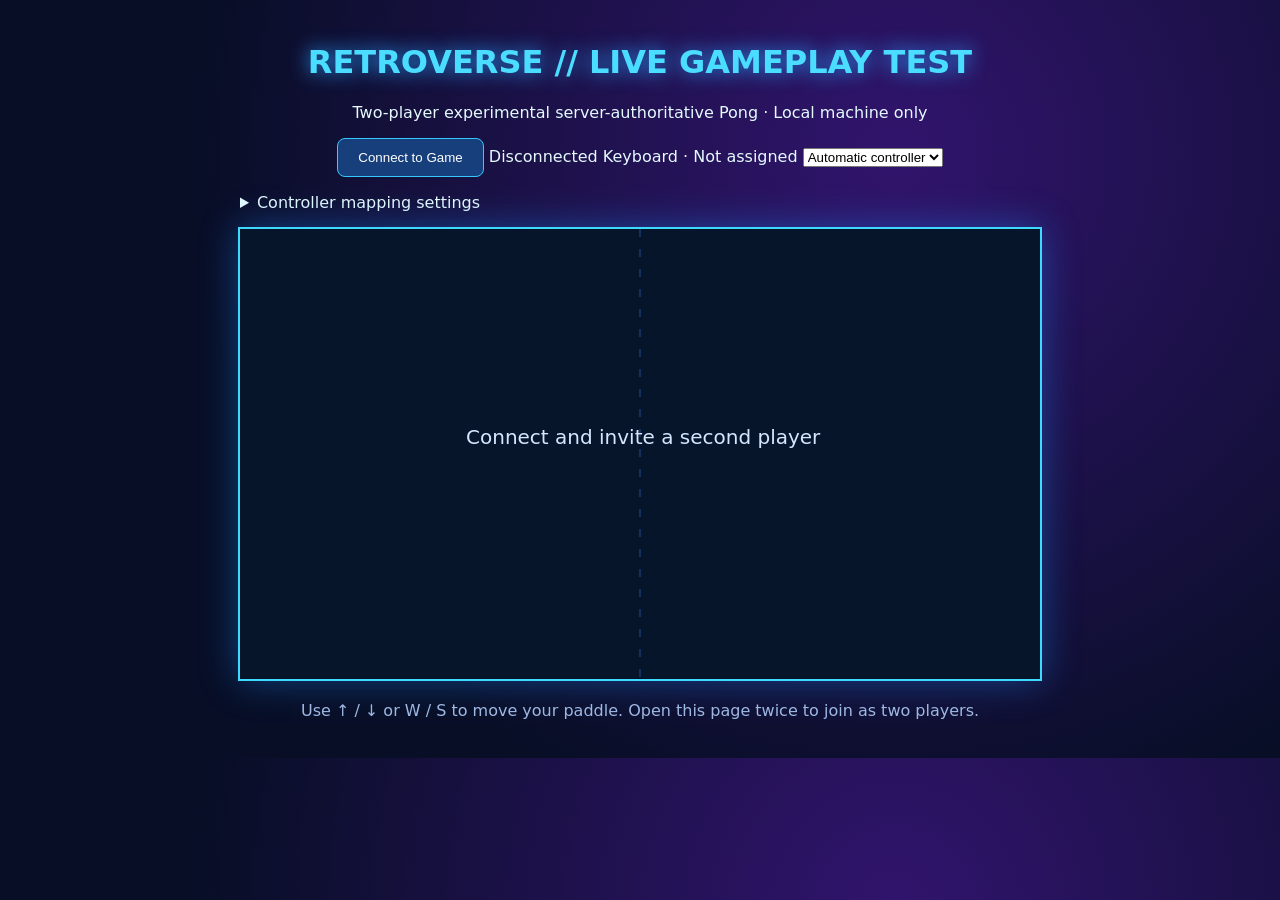
<file: online/gameplay/index.html>
<!doctype html><html lang="en"><head><meta charset="utf-8"><meta name="viewport" content="width=device-width,initial-scale=1"><title>RetroVerse Live Gameplay Test</title><style>body{background:radial-gradient(circle at 70% 20%,#31146d,#080e26 65%);color:#e4faff;font:16px system-ui;margin:0;padding:22px;text-align:center}h1{color:#4bddff;text-shadow:0 0 20px #2a9fff}canvas{background:#07152a;border:2px solid #3dd9ff;max-width:96vw;width:800px;height:auto;box-shadow:0 0 35px #188bff66}button{border:1px solid #35c9ff;border-radius:8px;background:#163f7c;color:white;padding:11px 20px;cursor:pointer}button:focus-visible{outline:3px solid white}.hint{color:#9eb8e4}#status{min-height:1.5em}</style></head><body><h1>RETROVERSE // LIVE GAMEPLAY TEST</h1><p>Two-player experimental server-authoritative Pong · Local machine only</p><p><button id="connect">Connect to Game</button> <span id="status" role="status">Disconnected</span> <span id="controller-status" role="status">Keyboard input</span> <select id="controller-select" aria-label="Choose controller"><option value="auto">Automatic controller</option></select></p><details style="margin:15px auto;max-width:800px;text-align:left"><summary>Controller mapping settings</summary><label>Controller profile <select id="controller-profile"><option value="standard">Standard / Generic</option><option value="xbox">Xbox</option><option value="playstation">PlayStation</option><option value="switch">Nintendo Switch</option><option value="custom">Custom mapping</option></select></label> <button id="profile-detect" type="button">Detect controller family</button><p>Customize button indices, analog axis and deadzone for this browser. Settings are saved locally.</p><label>Up button <input id="map-up" type="number" min="0" max="31" value="12" style="width:65px"></label> <label>Down button <input id="map-down" type="number" min="0" max="31" value="13" style="width:65px"></label> <label>Vertical axis <input id="map-axis" type="number" min="0" max="31" value="1" style="width:65px"></label> <label>Deadzone <input id="map-deadzone" type="number" min=".05" max=".95" step=".05" value=".38" style="width:80px"></label> <label><input id="map-invert" type="checkbox"> Invert axis</label> <button id="map-save" type="button">Save Mapping</button> <button id="map-reset" type="button">Reset</button><span id="map-feedback" role="status"></span></details><canvas width="800" height="450" aria-label="RetroVerse Pong game field"></canvas><p class="hint">Use ↑ / ↓ or W / S to move your paddle. Open this page twice to join as two players.</p><script src="./two_player_input.js"></script><script src="./controller_profiles.js"></script><script>
(()=>{'use strict';const canvas=document.querySelector('canvas'),ctx=canvas.getContext('2d'),status=document.querySelector('#status'),connect=document.querySelector('#connect');let socket=null,player=null,state=null,direction=0;const input=new RetroVerseTwoPlayer.Input(),selector=document.querySelector('#controller-select'),padStatus=document.querySelector('#controller-status');function draw(){ctx.fillStyle='#07152a';ctx.fillRect(0,0,800,450);ctx.strokeStyle='#224c89';ctx.setLineDash([8,12]);ctx.beginPath();ctx.moveTo(400,0);ctx.lineTo(400,450);ctx.stroke();ctx.setLineDash([]);ctx.fillStyle='#3de5ff';if(state){state.paddles.forEach((y,i)=>ctx.fillRect(i===0?31:755,y-40,14,80));ctx.fillStyle='#ff66dd';ctx.fillRect(state.ball[0]-6,state.ball[1]-6,12,12);ctx.fillStyle='#fff';ctx.font='28px system-ui';ctx.fillText(state.scores.join('       '),353,45)}else{ctx.fillStyle='#d4e7ff';ctx.font='20px system-ui';ctx.fillText('Connect and invite a second player',226,215)}requestAnimationFrame(draw)}draw();function send(){if(socket&&socket.readyState===WebSocket.OPEN)socket.send(JSON.stringify({type:'input',direction}))}function key(e,pressed){if(input.keyboard(e.key,pressed)){e.preventDefault();updateInput()}}
function updateInput(){const sample=input.sample(navigator.getGamepads?.()||[]);direction=sample.direction;if(input.changed(sample))send();const previous=selector.value;const ids=sample.controllers.map(p=>String(p.index));if(selector.options.length!==ids.length+1||!ids.every(id=>Array.from(selector.options).some(o=>o.value===id))){selector.replaceChildren(new Option('Automatic controller','auto'));for(const p of sample.controllers)selector.add(new Option(p.name+' (#'+p.index+')',String(p.index)));selector.value=ids.includes(previous)?previous:'auto'}padStatus.textContent=(sample.source==='gamepad'?'Gamepad #'+sample.active:'Keyboard')+' · '+(player===null?'Not assigned':'Player '+(player+1));}
const fields={up:document.querySelector('#map-up'),down:document.querySelector('#map-down'),axis:document.querySelector('#map-axis'),deadzone:document.querySelector('#map-deadzone'),invert:document.querySelector('#map-invert')};const mappingStatus=document.querySelector('#map-feedback');function showMap(m){for(const n of ['up','down','axis','deadzone'])fields[n].value=m[n];fields.invert.checked=m.invert}function readMap(){return {up:Number(fields.up.value),down:Number(fields.down.value),axis:Number(fields.axis.value),deadzone:Number(fields.deadzone.value),invert:fields.invert.checked}}function saveMap(m){try{const accepted=input.setMapping(m);showMap(accepted);localStorage.setItem('retroverse-two-player-mapping-v1',JSON.stringify(accepted));mappingStatus.textContent=' Mapping saved on this browser';updateInput()}catch(err){mappingStatus.textContent=' '+err.message}}const profileSelect=document.querySelector('#controller-profile');function applyProfile(id){try{saveMap(RetroVerseProfiles.create(id));profileSelect.value=id;mappingStatus.textContent=' '+RetroVerseProfiles.profiles[id].label+' preset selected; verify buttons on your controller'}catch(err){mappingStatus.textContent=' '+err.message}}profileSelect.addEventListener('change',()=>{if(profileSelect.value!=='custom')applyProfile(profileSelect.value)});document.querySelector('#profile-detect').addEventListener('click',()=>{const pads=navigator.getGamepads?.()||[];const found=Array.from(pads).find(p=>p&&p.index===input.selected)||Array.from(pads).find(Boolean);if(!found){mappingStatus.textContent=' Connect a controller first';return}applyProfile(RetroVerseProfiles.detect(found.id))});
document.querySelector('#map-save').addEventListener('click',()=>saveMap(readMap()));document.querySelector('#map-reset').addEventListener('click',()=>saveMap(RetroVerseTwoPlayer.DEFAULT_MAPPING));try{const saved=JSON.parse(localStorage.getItem('retroverse-two-player-mapping-v1')||'null');if(saved){input.setMapping(saved);showMap(input.mapping)}}catch(err){mappingStatus.textContent=' Invalid stored mapping; using defaults'}
selector.addEventListener('change',()=>{if(selector.value==='auto'){input.selected=null;input.last=null}else input.select(Number(selector.value),navigator.getGamepads?.()||[]);updateInput()});
document.addEventListener('keydown',e=>key(e,true));document.addEventListener('keyup',e=>key(e,false));window.addEventListener('blur',()=>{input.keys.clear();direction=0;input.last=null;send()});
function pollGamepads(){updateInput();requestAnimationFrame(pollGamepads)}requestAnimationFrame(pollGamepads);
connect.addEventListener('click',()=>{if(socket&&socket.readyState===WebSocket.OPEN)return;socket=new WebSocket('ws://127.0.0.1:8767');status.textContent='Connecting…';socket.onopen=()=>status.textContent='Connected — waiting for second player';socket.onmessage=e=>{let m;try{m=JSON.parse(e.data)}catch{return}if(m.type==='welcome'){player=m.player;status.textContent='Player '+(player+1)+' — waiting for opponent'}else if(m.type==='players'){status.textContent=m.count===2?'Match active — player '+(player+1):'Waiting for second player'}else if(m.type==='state'){state=m}else if(m.type==='reset'){state=null;status.textContent=m.reason}else if(m.type==='error'){status.textContent=m.message}};socket.onclose=()=>{state=null;player=null;direction=0;input.last=null;status.textContent='Disconnected — restart to reconnect'};socket.onerror=()=>status.textContent='Server unavailable — start pong_server.py first'})})();
</script></body></html>
</file>
<file: interface/preview/styles.css>
:root{font-family:Inter,system-ui,sans-serif;color:#f7f5ff;background:#0a0c1b;--accent:#9a7dfc}*{box-sizing:border-box}body{margin:0}.app{min-height:100vh;display:grid;grid-template-columns:245px 1fr;background:radial-gradient(circle at 78% 10%,#2a2459 0,transparent 35%),#0b0d1d}.side{background:#101326;border-right:1px solid #34304b;padding:30px 18px;display:flex;flex-direction:column;gap:54px}.brand{display:flex;align-items:center;gap:12px;letter-spacing:2px}.planet{font-size:35px;color:#bc9eff}.brand strong{font-size:15px}.brand small{display:block;font-size:9px;color:#adabc9;margin-top:6px}nav{display:grid;gap:8px}button{font:inherit;cursor:pointer}button:focus-visible,input:focus-visible{outline:3px solid #fff;outline-offset:3px}.nav{text-align:left;border:0;color:#c1c0d8;background:transparent;border-radius:10px;padding:14px 12px}.nav:hover,.nav.active{background:#322a5a;color:#fff}.bottom{margin-top:auto;font-size:11px;color:#c8b9ff;letter-spacing:1px}.bottom small{display:block;letter-spacing:0;margin:8px 0 0 17px;color:#9795ae}.status-dot{display:inline-block;width:8px;height:8px;border-radius:50%;background:#75deb0}main{padding:26px clamp(24px,5vw,90px);display:flex;flex-direction:column;min-width:0}header,footer{display:flex;justify-content:space-between;color:#9d9bb3;font-size:12px;letter-spacing:1px}.header-right span{color:#75deb0}.page{flex:1}.hidden{display:none}.hero{position:relative;overflow:hidden;margin:45px 0 30px;padding:45px 42px;min-height:310px;border:1px solid #49406e;border-radius:20px;background:linear-gradient(110deg,#30225e,#151834)}.eyebrow{font-size:11px;color:#c9b7ff;letter-spacing:2px}.hero h1{position:relative;z-index:1;font-size:clamp(31px,4.2vw,59px);line-height:1.06;margin:22px 0}.hero em{font-style:normal;color:#c7b3ff}.hero p{max-width:430px;color:#d1cbe2}.orbit{position:absolute;right:5%;top:0;font-size:350px;line-height:.8;color:#8c73dc45;pointer-events:none}.primary{position:relative;z-index:1;background:#bca6ff;color:#171024;border:0;border-radius:9px;padding:13px 20px;font-weight:750;margin-top:14px}h2{font-size:21px}h1{font-size:38px}.cards{display:grid;grid-template-columns:repeat(auto-fit,minmax(190px,1fr));gap:16px}.tile{border:1px solid #353551;border-radius:16px;text-align:left;padding:25px;background:#171a33;color:white;min-height:155px;display:flex;flex-direction:column;align-items:flex-start}.tile:hover:not(.disabled){border-color:#ab90ff;background:#22203f}.tile-icon{font-size:33px;color:#b7a0ff;margin-bottom:12px}.tile small,.setting small{display:block;color:#a8a6bf;margin-top:8px}.tile.disabled{opacity:.6;cursor:default}.muted,.empty p{color:#aca9c3}.empty{margin:35px 0;padding:55px 20px;border:1px dashed #4f466c;text-align:center;border-radius:18px}.big-icon{font-size:55px;color:#ac93fa}.setting{background:#171a33;border:1px solid #343450;border-radius:13px;padding:20px;display:flex;justify-content:space-between;align-items:center;margin:15px 0;gap:20px}.switch{white-space:nowrap}footer{margin-top:32px;gap:12px}.sr{position:absolute;left:-9999px}.contrast{--accent:#ffe89e;background:#050505}.contrast .app{background:#050505}.contrast .side,.contrast .tile,.contrast .setting{background:#121212;border-color:#eee}.contrast .nav.active{background:#484848}@media(max-width:700px){.app{grid-template-columns:1fr}.side{gap:16px;padding:15px}.brand{justify-content:center}nav{display:flex;overflow:auto}.nav{white-space:nowrap}.bottom{display:none}main{padding:20px}.hero{margin-top:20px;padding:25px 22px}.orbit{right:-50px;font-size:240px}header,footer{font-size:9px}}\n.music-setting{display:block}.music-controls{display:flex;flex-wrap:wrap;gap:12px;align-items:center;margin:15px 0}.music-controls button,.music-controls label[for="music-files"]{background:#40336d;border:1px solid #a58be9;color:white;padding:9px 14px;border-radius:8px;cursor:pointer}.music-controls button:disabled{opacity:.4;cursor:default}.music-controls input[type="file"]{max-width:260px;font-size:12px}.music-controls input[type="range"]{width:100px}\n
</file>
